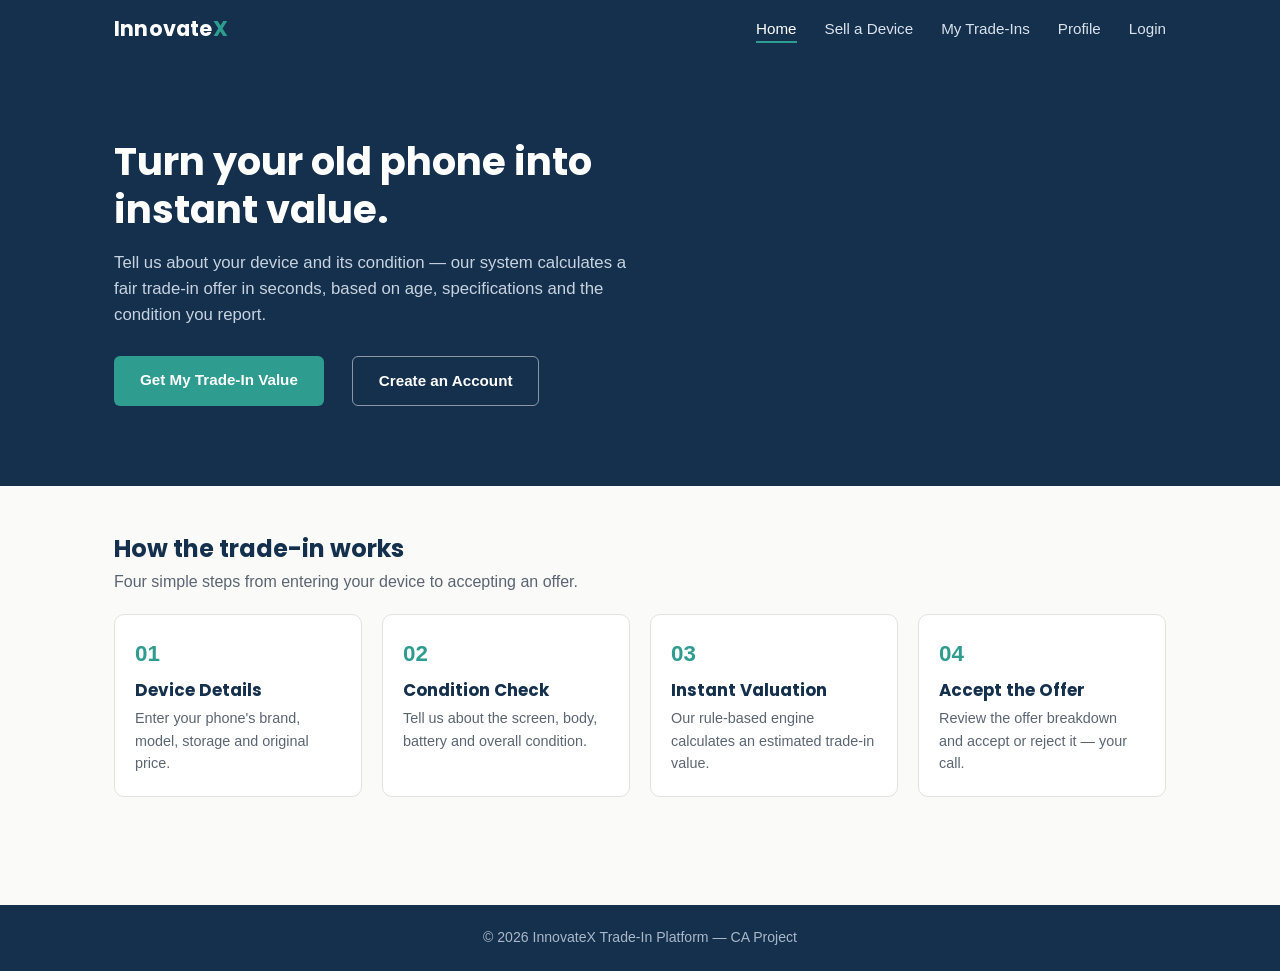
<file: index.html>
<!DOCTYPE html>
<html lang="en">
<head>
  <meta charset="UTF-8" />
  <meta name="viewport" content="width=device-width, initial-scale=1.0" />
  <title>InnovateX Trade-In</title>
  <link rel="stylesheet" href="css/style.css" />
   <link rel="icon" href="assets/ChatGPT Image Oct 1, 2026, 02_36_24 PM.png">
</head>
<body>

  <nav class="navbar">
    <div class="container">
      <a href="index.html" class="brand">Innovate<span>X</span></a>
      <ul class="nav-links">
        <li><a href="index.html" class="active">Home</a></li>
        <li><a href="device.html">Sell a Device</a></li>
        <li><a href="history.html">My Trade-Ins</a></li>
        <li><a href="profile.html">Profile</a></li>
        <li><a href="login.html">Login</a></li>
      </ul>
    </div>
  </nav>

  <header class="hero">
    <div class="container">
      <h1>Turn your old phone into instant value.</h1>
      <p>Tell us about your device and its condition — our system calculates
        a fair trade-in offer in seconds, based on age, specifications and
        the condition you report.</p>
      <div class="hero-actions">
        <a href="device.html" class="btn btn-primary">Get My Trade-In Value</a>
        <br><br>
        <a href="register.html" class="btn btn-outline-light">Create an Account</a>
      </div>
    </div>
  </header>

  <section class="page-section">
    <div class="container">
      <h2>How the trade-in works</h2>
      <p style="color: var(--text-muted); margin-top: 6px;">
        Four simple steps from entering your device to accepting an offer.
      </p>

      <div class="steps">
        <div class="step">
          <div class="step-num">01</div>
          <h3>Device Details</h3>
          <p>Enter your phone's brand, model, storage and original price.</p>
        </div>
        <div class="step">
          <div class="step-num">02</div>
          <h3>Condition Check</h3>
          <p>Tell us about the screen, body, battery and overall condition.</p>
        </div>
        <div class="step">
          <div class="step-num">03</div>
          <h3>Instant Valuation</h3>
          <p>Our rule-based engine calculates an estimated trade-in value.</p>
        </div>
        <div class="step">
          <div class="step-num">04</div>
          <h3>Accept the Offer</h3>
          <p>Review the offer breakdown and accept or reject it — your call.</p>
        </div>
      </div>
    </div>
  </section>

  <footer>
    <div class="container">
      &copy; 2026 InnovateX Trade-In Platform — CA Project
    </div>
  </footer>

</body>
</html>
</file>
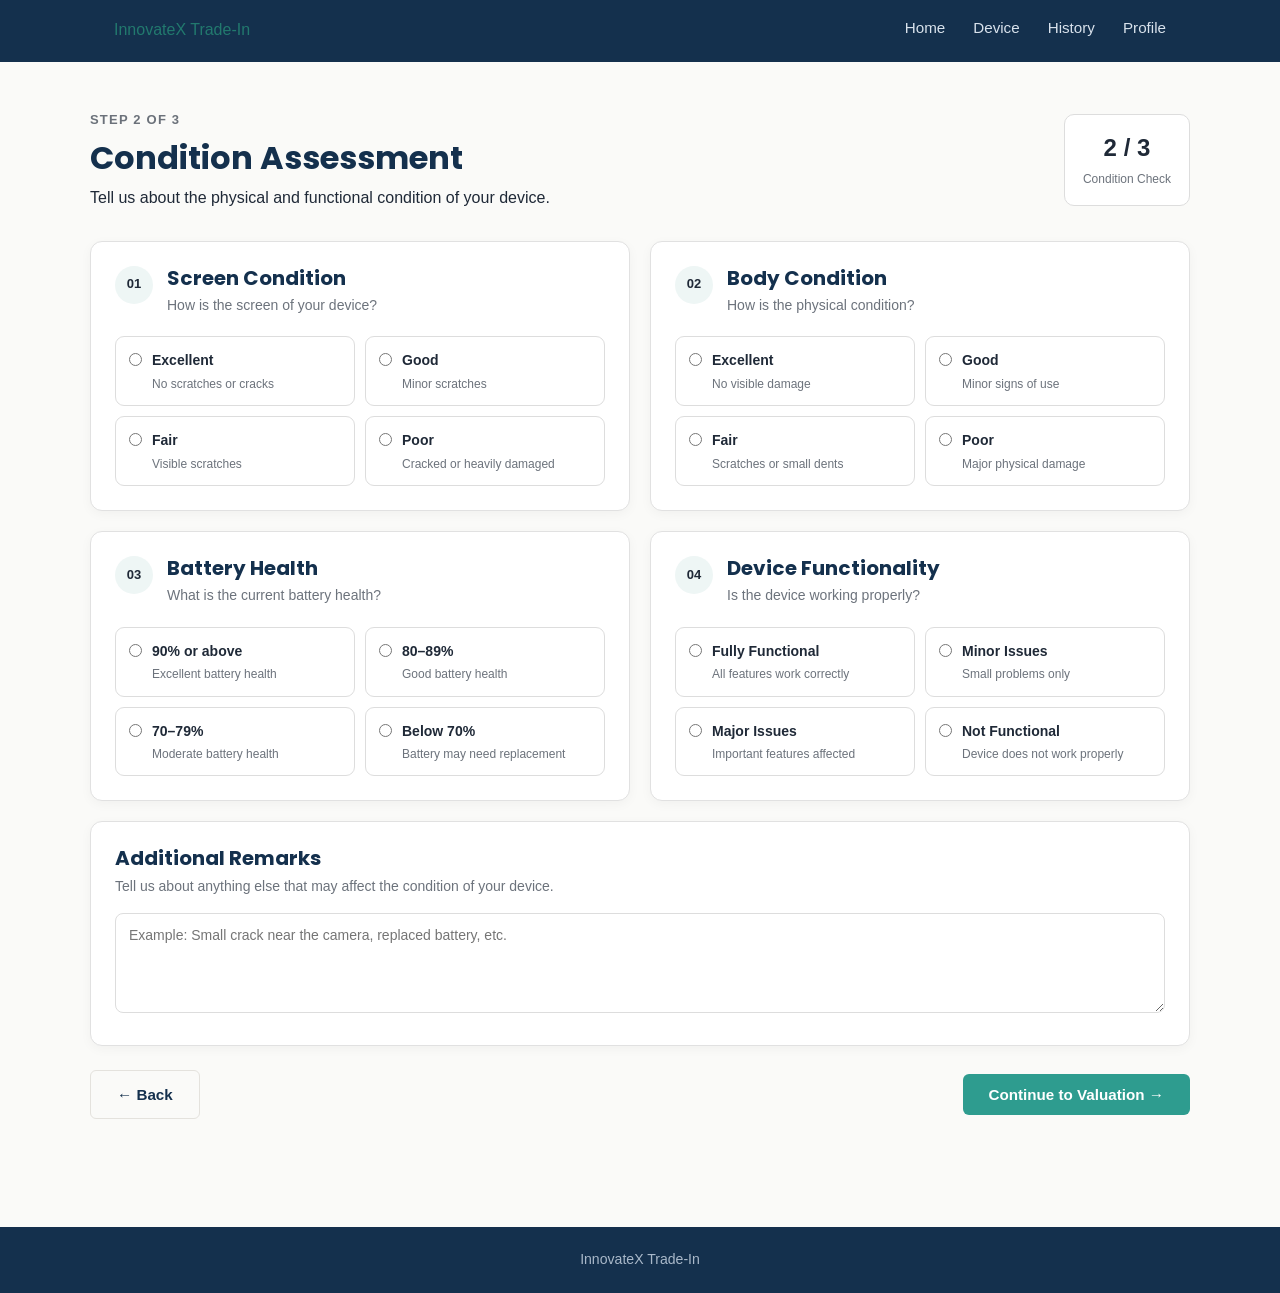
<file: condition.html>
<!DOCTYPE html>
<html lang="en">
<head>
    <meta charset="UTF-8">
    <meta name="viewport" content="width=device-width, initial-scale=1.0">

    <title>Condition Assessment | InnovateX Trade-In</title>

    
    <link rel="stylesheet" href="css/style.css">
    <link rel="icon" href="assets/ChatGPT Image Oct 1, 2026, 02_36_24 PM.png">
</head>

<body>

    <!-- =========================
         NAVIGATION BAR
         ========================= -->
    <nav class="navbar">
        <div class="container">
            <a href="index.html" class="logo">
                InnovateX Trade-In
            </a>

            <div class="nav-links">
                <a href="index.html">Home</a>
                <a href="device.html">Device</a>
                <a href="history.html">History</a>
                <a href="profile.html">Profile</a>
            </div>
        </div>
    </nav>


    <!-- =========================
         CONDITION ASSESSMENT
         ========================= -->
<main class="container page-section">

    <div class="condition-page">

        <!-- Page Header -->
        <div class="condition-header">
            <div>
                <p class="step-label">STEP 2 OF 3</p>

                <h1>Condition Assessment</h1>

                <p class="subtitle">
                    Tell us about the physical and functional condition of your device.
                </p>
            </div>

            <div class="progress-info">
                <span>2 / 3</span>
                <small>Condition Check</small>
            </div>
        </div>


        <form id="conditionForm">

            <!-- Assessment Grid -->
            <div class="assessment-grid">

                <!-- SCREEN -->
                <section class="assessment-card">

                    <div class="assessment-title">
                        <span class="assessment-number">01</span>

                        <div>
                            <h2>Screen Condition</h2>
                            <p>How is the screen of your device?</p>
                        </div>
                    </div>

                    <div class="condition-options">

                        <label class="condition-option">
                            <input
                                type="radio"
                                name="screen"
                                value="excellent"
                                required
                            >

                            <span class="option-content">
                                <strong>Excellent</strong>
                                <small>No scratches or cracks</small>
                            </span>
                        </label>

                        <label class="condition-option">
                            <input
                                type="radio"
                                name="screen"
                                value="good"
                            >

                            <span class="option-content">
                                <strong>Good</strong>
                                <small>Minor scratches</small>
                            </span>
                        </label>

                        <label class="condition-option">
                            <input
                                type="radio"
                                name="screen"
                                value="fair"
                            >

                            <span class="option-content">
                                <strong>Fair</strong>
                                <small>Visible scratches</small>
                            </span>
                        </label>

                        <label class="condition-option">
                            <input
                                type="radio"
                                name="screen"
                                value="poor"
                            >

                            <span class="option-content">
                                <strong>Poor</strong>
                                <small>Cracked or heavily damaged</small>
                            </span>
                        </label>

                    </div>
                </section>


                <!-- BODY -->
                <section class="assessment-card">

                    <div class="assessment-title">
                        <span class="assessment-number">02</span>

                        <div>
                            <h2>Body Condition</h2>
                            <p>How is the physical condition?</p>
                        </div>
                    </div>

                    <div class="condition-options">

                        <label class="condition-option">
                            <input
                                type="radio"
                                name="body"
                                value="excellent"
                                required
                            >

                            <span class="option-content">
                                <strong>Excellent</strong>
                                <small>No visible damage</small>
                            </span>
                        </label>

                        <label class="condition-option">
                            <input
                                type="radio"
                                name="body"
                                value="good"
                            >

                            <span class="option-content">
                                <strong>Good</strong>
                                <small>Minor signs of use</small>
                            </span>
                        </label>

                        <label class="condition-option">
                            <input
                                type="radio"
                                name="body"
                                value="fair"
                            >

                            <span class="option-content">
                                <strong>Fair</strong>
                                <small>Scratches or small dents</small>
                            </span>
                        </label>

                        <label class="condition-option">
                            <input
                                type="radio"
                                name="body"
                                value="poor"
                            >

                            <span class="option-content">
                                <strong>Poor</strong>
                                <small>Major physical damage</small>
                            </span>
                        </label>

                    </div>
                </section>


                <!-- BATTERY -->
                <section class="assessment-card">

                    <div class="assessment-title">
                        <span class="assessment-number">03</span>

                        <div>
                            <h2>Battery Health</h2>
                            <p>What is the current battery health?</p>
                        </div>
                    </div>

                    <div class="condition-options">

                        <label class="condition-option">
                            <input
                                type="radio"
                                name="battery"
                                value="90plus"
                                required
                            >

                            <span class="option-content">
                                <strong>90% or above</strong>
                                <small>Excellent battery health</small>
                            </span>
                        </label>

                        <label class="condition-option">
                            <input
                                type="radio"
                                name="battery"
                                value="80-89"
                            >

                            <span class="option-content">
                                <strong>80–89%</strong>
                                <small>Good battery health</small>
                            </span>
                        </label>

                        <label class="condition-option">
                            <input
                                type="radio"
                                name="battery"
                                value="70-79"
                            >

                            <span class="option-content">
                                <strong>70–79%</strong>
                                <small>Moderate battery health</small>
                            </span>
                        </label>

                        <label class="condition-option">
                            <input
                                type="radio"
                                name="battery"
                                value="below70"
                            >

                            <span class="option-content">
                                <strong>Below 70%</strong>
                                <small>Battery may need replacement</small>
                            </span>
                        </label>

                    </div>
                </section>


                <!-- FUNCTIONALITY -->
                <section class="assessment-card">

                    <div class="assessment-title">
                        <span class="assessment-number">04</span>

                        <div>
                            <h2>Device Functionality</h2>
                            <p>Is the device working properly?</p>
                        </div>
                    </div>

                    <div class="condition-options">

                        <label class="condition-option">
                            <input
                                type="radio"
                                name="functionality"
                                value="fully-functional"
                                required
                            >

                            <span class="option-content">
                                <strong>Fully Functional</strong>
                                <small>All features work correctly</small>
                            </span>
                        </label>

                        <label class="condition-option">
                            <input
                                type="radio"
                                name="functionality"
                                value="minor-issues"
                            >

                            <span class="option-content">
                                <strong>Minor Issues</strong>
                                <small>Small problems only</small>
                            </span>
                        </label>

                        <label class="condition-option">
                            <input
                                type="radio"
                                name="functionality"
                                value="major-issues"
                            >

                            <span class="option-content">
                                <strong>Major Issues</strong>
                                <small>Important features affected</small>
                            </span>
                        </label>

                        <label class="condition-option">
                            <input
                                type="radio"
                                name="functionality"
                                value="not-functional"
                            >

                            <span class="option-content">
                                <strong>Not Functional</strong>
                                <small>Device does not work properly</small>
                            </span>
                        </label>

                    </div>
                </section>

            </div>


            <!-- REMARKS -->
            <section class="remarks-card">

                <div>
                    <h2>Additional Remarks</h2>

                    <p>
                        Tell us about anything else that may affect the condition
                        of your device.
                    </p>
                </div>

                <textarea
                    id="remarks"
                    name="remarks"
                    rows="4"
                    placeholder="Example: Small crack near the camera, replaced battery, etc."
                ></textarea>

            </section>


            <!-- ACTIONS -->
            <div class="condition-actions">

                <a href="device.html" class="btn btn-secondary">
                    ← Back
                </a>

                <button type="submit" class="btn btn-primary">
                    Continue to Valuation →
                </button>

            </div>

        </form>

    </div>

</main>

    <!-- =========================
         FOOTER
         ========================= -->
    <footer>
        <div class="container">
            <p>
                InnovateX Trade-In
            </p>
        </div>
    </footer>


    <script src="js/valuation.js"></script>

</body>
</html>
</file>
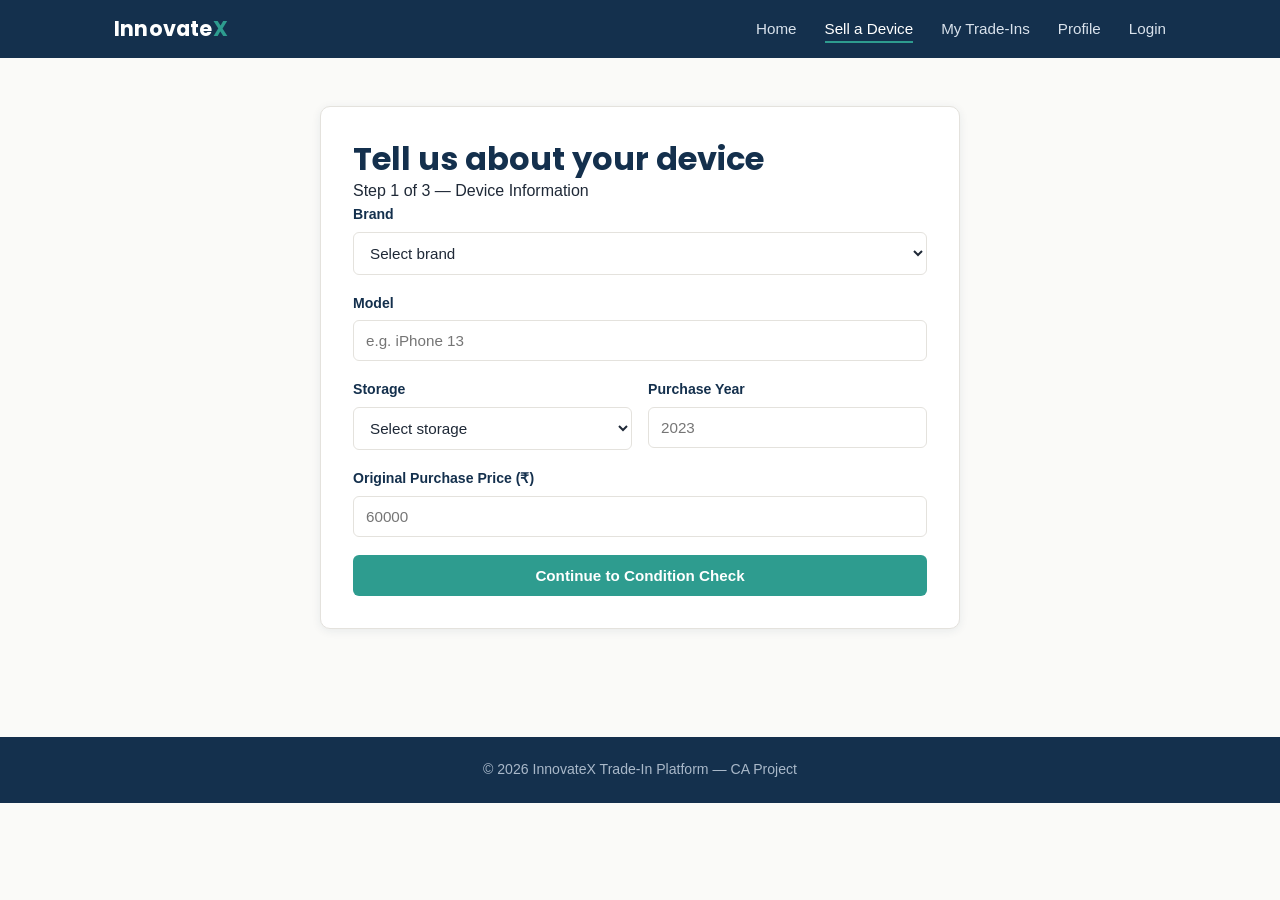
<file: device.html>
<!DOCTYPE html>
<html lang="en">
<head>
  <meta charset="UTF-8" />
  <meta name="viewport" content="width=device-width, initial-scale=1.0" />
  <title>Sell a Device — InnovateX Trade-In</title>
  <link rel="stylesheet" href="css/style.css" />
  <link rel="icon" href="assets/ChatGPT Image Oct 1, 2026, 02_36_24 PM.png">
</head>
<body>

  <nav class="navbar">
    <div class="container">
      <a href="index.html" class="brand">Innovate<span>X</span></a>
      <ul class="nav-links">
        <li><a href="index.html">Home</a></li>
        <li><a href="device.html" class="active">Sell a Device</a></li>
        <li><a href="history.html">My Trade-Ins</a></li>
        <li><a href="profile.html">Profile</a></li>
        <li><a href="login.html">Login</a></li>
      </ul>
    </div>
  </nav>

  <div class="container page-section">
    <div class="card" style="max-width: 640px; margin: 0 auto;">
      <h1>Tell us about your device</h1>
      <p class="subtitle">Step 1 of 3 — Device Information</p>

      <form action="condition.html" method="GET">

        <div class="field">
          <label for="brand">Brand</label>
          <select id="brand" name="brand" required>
            <option value="">Select brand</option>
            <option value="apple">Apple</option>
            <option value="samsung">Samsung</option>
            <option value="oneplus">OnePlus</option>
            <option value="xiaomi">Xiaomi</option>
            <option value="other">Other</option>
          </select>
        </div>

        <div class="field">
          <label for="model">Model</label>
          <input type="text" id="model" name="model" placeholder="e.g. iPhone 13" required />
        </div>

        <div class="field-row">
          <div class="field">
            <label for="storage">Storage</label>
            <select id="storage" name="storage" required>
              <option value="">Select storage</option>
              <option value="64gb">64 GB</option>
              <option value="128gb">128 GB</option>
              <option value="256gb">256 GB</option>
              <option value="512gb">512 GB</option>
            </select>
          </div>

          <div class="field">
            <label for="year">Purchase Year</label>
            <input type="number" id="year" name="year" min="2015" max="2026" placeholder="2023" required />
          </div>
        </div>

        <div class="field">
          <label for="price">Original Purchase Price (₹)</label>
          <input type="number" id="price" name="price" min="0" step="500" placeholder="60000" required />
        </div>

        <button type="submit" class="btn btn-primary btn-block">Continue to Condition Check</button>
      </form>
    </div>
  </div>

  <footer>
    <div class="container">
      &copy; 2026 InnovateX Trade-In Platform — CA Project
    </div>
  </footer>

</body>
</html>
</file>
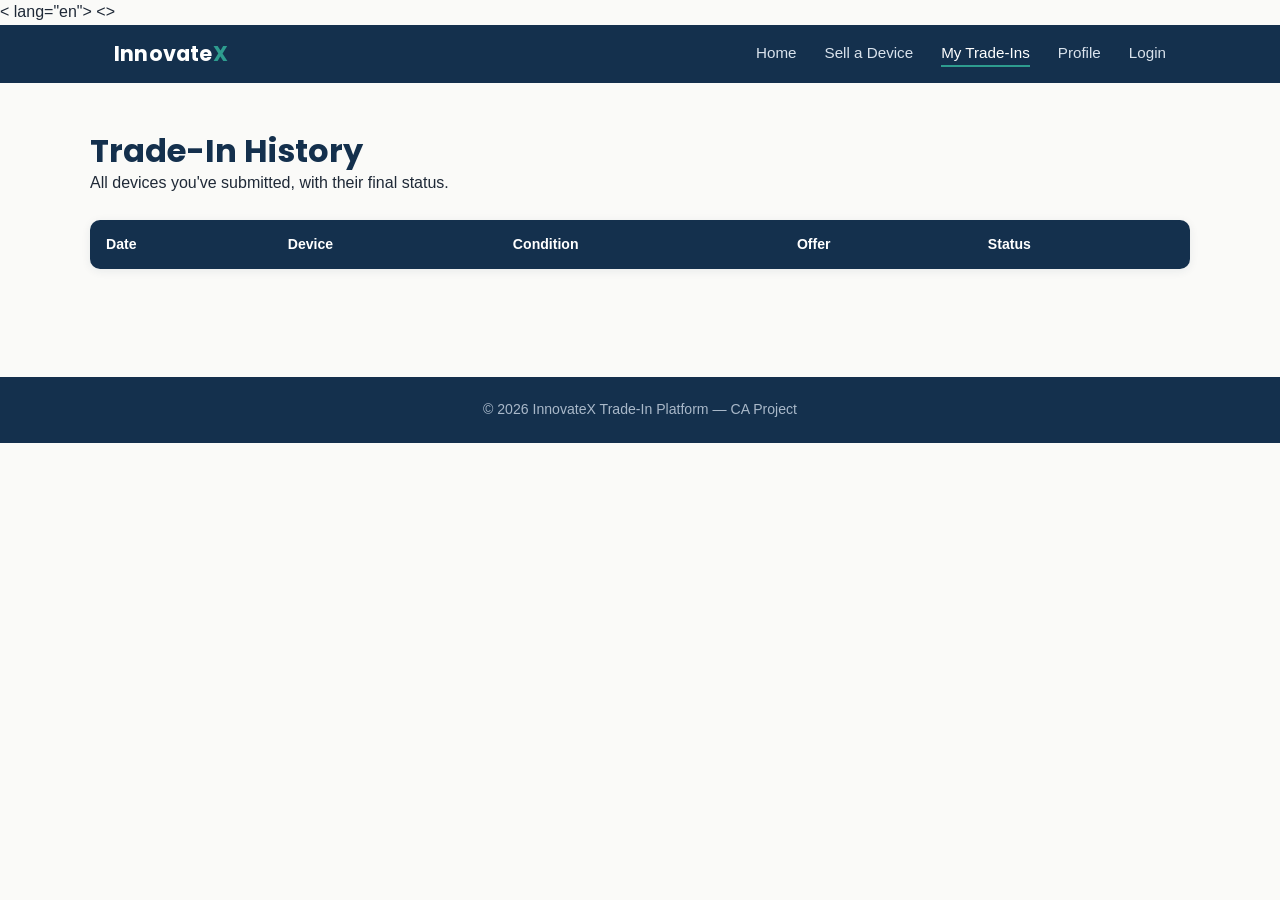
<file: history.html>
<!DOCTYPE html>
< lang="en">
<head>
  <meta charset="UTF-8" />
  <meta name="viewport" content="width=device-width, initial-scale=1.0" />
  <title>My Trade-Ins — InnovateX Trade-In</title>
  <link rel="stylesheet" href="css/style.css" />
   <link rel="icon" href="assets/ChatGPT Image Oct 1, 2026, 02_36_24 PM.png">
</head>
<>

  <nav class="navbar">
    <div class="container">
      <a href="index.html" class="brand">Innovate<span>X</span></a>
      <ul class="nav-links">
        <li><a href="index.html">Home</a></li>
        <li><a href="device.html">Sell a Device</a></li>
        <li><a href="history.html" class="active">My Trade-Ins</a></li>
        <li><a href="profile.html">Profile</a></li>
        <li><a href="login.html">Login</a></li>
      </ul>
    </div>
  </nav>

  <div class="container page-section">
    <h1>Trade-In History</h1>
    <p class="subtitle" style="margin-bottom: 24px;">All devices you've submitted, with their final status.</p>

    <table>
      <thead>
        <tr>
          <th>Date</th>
          <th>Device</th>
          <th>Condition</th>
          <th>Offer</th>
          <th>Status</th>
        </tr>
      </thead>
      <tbody id="historyBody">
        
      </tbody>
    </table>
  </div>

  <footer>
    <div class="container">
      &copy; 2026 InnovateX Trade-In Platform — CA Project
    </div>
  </footer>

<script>

    const history =
        JSON.parse(
            localStorage.getItem("tradeInHistory")
        ) || [];

    const historyBody =
        document.getElementById("historyBody");

    history
        .slice()
        .reverse()
        .forEach(function(record) {

            const row = document.createElement("tr");

            const dateCell = document.createElement("td");
            dateCell.textContent = record.date || "-";

            const deviceCell = document.createElement("td");
            deviceCell.textContent =
                `${record.brand || "-"} ${record.model || "-"}, ${record.storage || "-"}`;

            const conditionCell = document.createElement("td");
            conditionCell.textContent =
                record.condition || "Assessed";

            const offerCell = document.createElement("td");
            offerCell.textContent =
                "₹" +
                Number(record.finalValue || 0)
                    .toLocaleString("en-IN");

            const statusCell = document.createElement("td");

            const statusBadge = document.createElement("span");

            statusBadge.textContent =
                record.status || "Pending";

            if (record.status === "Accepted") {

                statusBadge.className =
                    "badge badge-accepted";

            } else if (record.status === "Rejected") {

                statusBadge.className =
                    "badge badge-rejected";

            } else {

                statusBadge.className =
                    "badge badge-pending";
            }

            statusCell.appendChild(statusBadge);

            row.appendChild(dateCell);
            row.appendChild(deviceCell);
            row.appendChild(conditionCell);
            row.appendChild(offerCell);
            row.appendChild(statusCell);

             row.innerHTML = `
            <td>${record.date || "-"}</td>
            <td>${record.brand || "-"} ${record.model || "-"}, ${record.storage || "-"}</td>
            <td>${record.condition || "Assessed"}</td>
            <td>₹${Number(record.finalValue || 0).toLocaleString("en-IN")}</td>
            <td>
                <span class="badge ${
                    record.status === "Accepted"
                        ? "badge-accepted"
                        : "badge-rejected"
                }">
                    ${record.status || "Pending"}
                </span>
            </td>
        `;

            historyBody.insertBefore(
                row,
                historyBody.firstChild
            );

        });

</script>

</body>
</html>
</file>
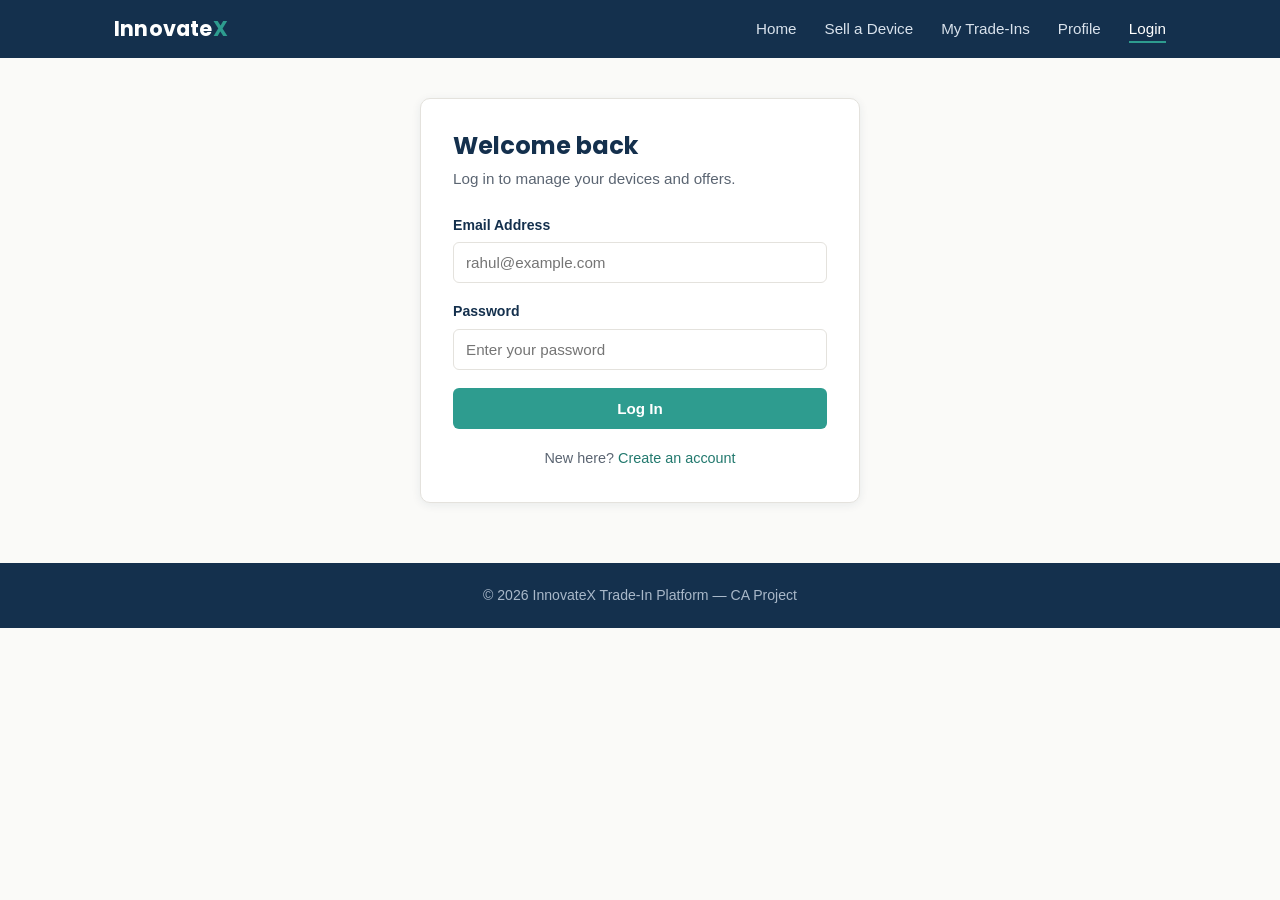
<file: login.html>
<!DOCTYPE html>
<html lang="en">
<head>
  <meta charset="UTF-8" />
  <meta name="viewport" content="width=device-width, initial-scale=1.0" />
  <title>Login — InnovateX Trade-In</title>
  <link rel="stylesheet" href="css/style.css" />
   <link rel="icon" href="assets/ChatGPT Image Oct 1, 2026, 02_36_24 PM.png">
</head>
<body>

  <nav class="navbar">
    <div class="container">
      <a href="index.html" class="brand">Innovate<span>X</span></a>
      <ul class="nav-links">
        <li><a href="index.html">Home</a></li>
        <li><a href="device.html">Sell a Device</a></li>
        <li><a href="history.html">My Trade-Ins</a></li>
        <li><a href="profile.html">Profile</a></li>
        <li><a href="login.html" class="active">Login</a></li>
      </ul>
    </div>
  </nav>

  <div class="container">
    <div class="card form-card">
      <h1>Welcome back</h1>
      <p class="subtitle">Log in to manage your devices and offers.</p>

      <form action="#" method="POST">
        <div class="field">
          <label for="email">Email Address</label>
          <input type="email" id="email" name="email" placeholder="rahul@example.com" required />
        </div>

        <div class="field">
          <label for="password">Password</label>
          <input type="password" id="password" name="password" placeholder="Enter your password" required />
        </div>

        <button type="submit" class="btn btn-primary btn-block">Log In</button>
      </form>

      <p class="form-footer-note">New here? <a href="register.html">Create an account</a></p>
    </div>
  </div>

  <footer>
    <div class="container">
      &copy; 2026 InnovateX Trade-In Platform — CA Project
    </div>
  </footer>

</body>
</html>
</file>
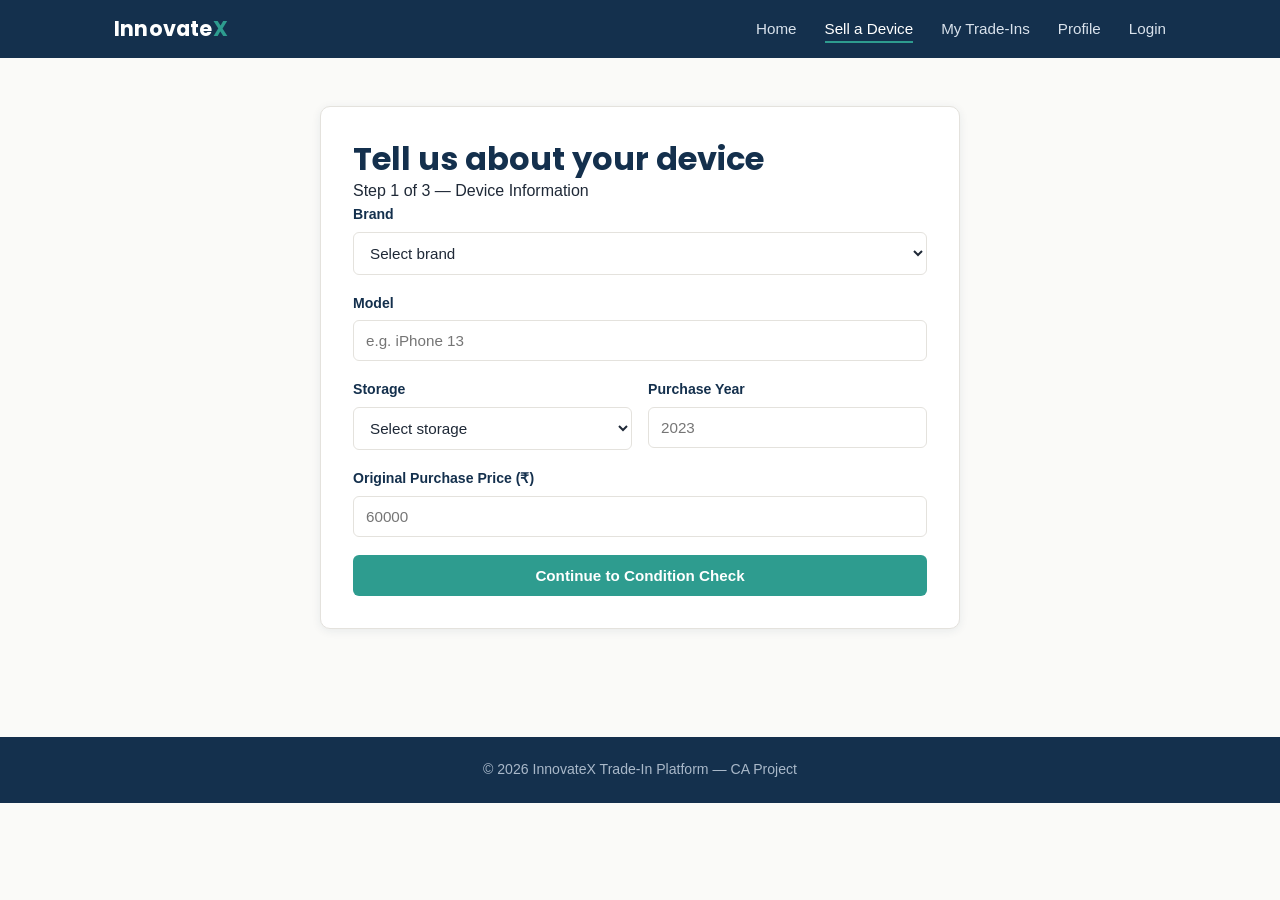
<file: offer.html>
<!DOCTYPE html>
<html lang="en">

<head>

    <meta charset="UTF-8">

    <meta
        name="viewport"
        content="width=device-width, initial-scale=1.0"
    >

    <title>Trade-In Offer | InnovateX Trade-In</title>

    <link rel="stylesheet" href="css/style.css">
     <link rel="icon" href="assets/ChatGPT Image Oct 1, 2026, 02_36_24 PM.png">

</head>


<body>

    <!-- NAVBAR -->

    <nav class="navbar">

        <div class="container">

            <a href="index.html" class="logo">
                InnovateX Trade-In
            </a>

            <div class="nav-links">

                <a href="index.html">Home</a>

                <a href="device.html">Device</a>

                <a href="history.html">History</a>

                <a href="profile.html">Profile</a>

            </div>

        </div>

    </nav>


    <!-- OFFER -->

    <main class="container page-section">

        <div class="offer-page">

            <div class="offer-header">

                <p class="step-label">
                    STEP 3 OF 3
                </p>

                <h1>
                    Your Trade-In Offer
                </h1>

                <p class="subtitle">
                    We've assessed your device and calculated an estimated
                    trade-in value.
                </p>

            </div>


            <!-- DEVICE INFORMATION -->

            <div class="offer-card">

                <h2>Device Details</h2>

                <div class="offer-details">

                    <div>
                        <span>Brand</span>
                        <strong id="offerBrand">-</strong>
                    </div>

                    <div>
                        <span>Model</span>
                        <strong id="offerModel">-</strong>
                    </div>

                    <div>
                        <span>Storage</span>
                        <strong id="offerStorage">-</strong>
                    </div>

                    <div>
                        <span>Device Age</span>
                        <strong id="offerAge">-</strong>
                    </div>

                </div>

            </div>


            <!-- VALUATION -->

            <div class="offer-card">

                <h2>Valuation Summary</h2>

                <div class="valuation-row">
                    <span>Original Purchase Price</span>
                    <strong id="originalPrice">₹0</strong>
                </div>

                <div class="valuation-row">
                    <span>Age Adjustment</span>
                    <strong id="ageDeduction">-₹0</strong>
                </div>

                <div class="valuation-row">
                    <span>Condition Adjustment</span>
                    <strong id="conditionDeduction">-₹0</strong>
                </div>

                <hr>

                <div class="final-value">

                    <span>Estimated Trade-In Value</span>

                    <strong id="finalValue">
                        ₹0
                    </strong>

                </div>

            </div>


            <!-- ACTIONS -->

            <div class="offer-actions">

                <button
                    type="button"
                    class="btn btn-secondary"
                    onclick="window.location.href='condition.html'"
                >
                    ← Review Condition
                </button>


                <div class="offer-decision-buttons">

                    <button
                        type="button"
                        class="btn btn-reject"
                        id="rejectOffer"
                    >
                        Reject Offer
                    </button>


                    <button
                        type="button"
                        class="btn btn-primary"
                        id="acceptOffer"
                    >
                        Accept Offer
                    </button>

                </div>

            </div>


            <!-- OFFER MESSAGE -->

            <p id="offerMessage"></p>

        </div>

    </main>


    <!-- FOOTER -->

    <footer>

        <div class="container">

            <p>
                InnovateX Trade-In
            </p>

        </div>

    </footer>



    <script>

    /*
       Retrieve valuation calculated by valuation.js
    */

    const savedData =
        sessionStorage.getItem("tradeInValuation");

    if (!savedData) {

        alert("No valuation information was found.");

        window.location.href = "device.html";

    }

    const valuation =
        JSON.parse(savedData);


    /*
       Display device information
    */

    document.getElementById("offerBrand").textContent =
        valuation.brand || "-";

    document.getElementById("offerModel").textContent =
        valuation.model || "-";

    document.getElementById("offerStorage").textContent =
        valuation.storage || "-";

    document.getElementById("offerAge").textContent =
        (valuation.deviceAge || 0) + " years";


    /*
       Display price information
    */

    const formatCurrency = (amount) => {

        return "₹" +
            Math.round(amount || 0)
                .toLocaleString("en-IN");

    };


    document.getElementById("originalPrice").textContent =
        formatCurrency(valuation.originalPrice);


    document.getElementById("ageDeduction").textContent =
        "-" + formatCurrency(valuation.ageDeduction);


    const conditionDeduction =
        (valuation.screenDeduction || 0) +
        (valuation.bodyDeduction || 0) +
        (valuation.batteryDeduction || 0) +
        (valuation.functionalityDeduction || 0);


    document.getElementById("conditionDeduction").textContent =
        "-" + formatCurrency(conditionDeduction);


    document.getElementById("finalValue").textContent =
        formatCurrency(valuation.finalValue);


    /*
       Determine overall condition
    */

    function getOverallCondition() {

        const scores = {

            excellent: 4,
            good: 3,
            fair: 2,
            poor: 1,

            "90plus": 4,
            "80-89": 3,
            "70-79": 2,
            below70: 1,

            "fully-functional": 4,
            "minor-issues": 3,
            "major-issues": 2,
            "not-functional": 1

        };


        const conditions = [

            valuation.screen,
            valuation.body,
            valuation.battery,
            valuation.functionality

        ];


        const validScores = conditions

            .map(function(condition) {
                return scores[condition];
            })

            .filter(function(score) {
                return score !== undefined;
            });


        if (validScores.length === 0) {
            return "Assessed";
        }


        const lowestScore =
            Math.min(...validScores);


        if (lowestScore === 4) {
            return "Excellent";
        }

        if (lowestScore === 3) {
            return "Good";
        }

        if (lowestScore === 2) {
            return "Fair";
        }

        return "Poor";

    }


    /*
       Save trade-in to History
    */

    function saveToHistory(status) {

        const history =
            JSON.parse(
                localStorage.getItem("tradeInHistory")
            ) || [];


        const record = {

            brand:
                valuation.brand || "-",

            model:
                valuation.model || "-",

            storage:
                valuation.storage || "-",

            condition:
                getOverallCondition(),

            originalPrice:
                valuation.originalPrice || 0,

            finalValue:
                valuation.finalValue || 0,

            status:
                status,

            date:
                new Date().toLocaleDateString("en-IN")

        };


        history.push(record);


        localStorage.setItem(
            "tradeInHistory",
            JSON.stringify(history)
        );

    }


    /*
       Accept Offer
    */

    document
        .getElementById("acceptOffer")
        .addEventListener("click", function() {

            saveToHistory("Accepted");

            const message =
                document.getElementById("offerMessage");

            message.textContent =
                "✓ Offer accepted successfully.";

            message.style.marginTop = "20px";
            message.style.fontWeight = "600";
            message.style.color = "#16805c";

        });


    /*
       Reject Offer
    */

    document
        .getElementById("rejectOffer")
        .addEventListener("click", function() {

            saveToHistory("Rejected");

            const message =
                document.getElementById("offerMessage");

            message.textContent =
                "Offer rejected.";

            message.style.marginTop = "20px";
            message.style.fontWeight = "600";
            message.style.color = "#d9534f";

        });

</script>


    
</body>

</html>
</file>
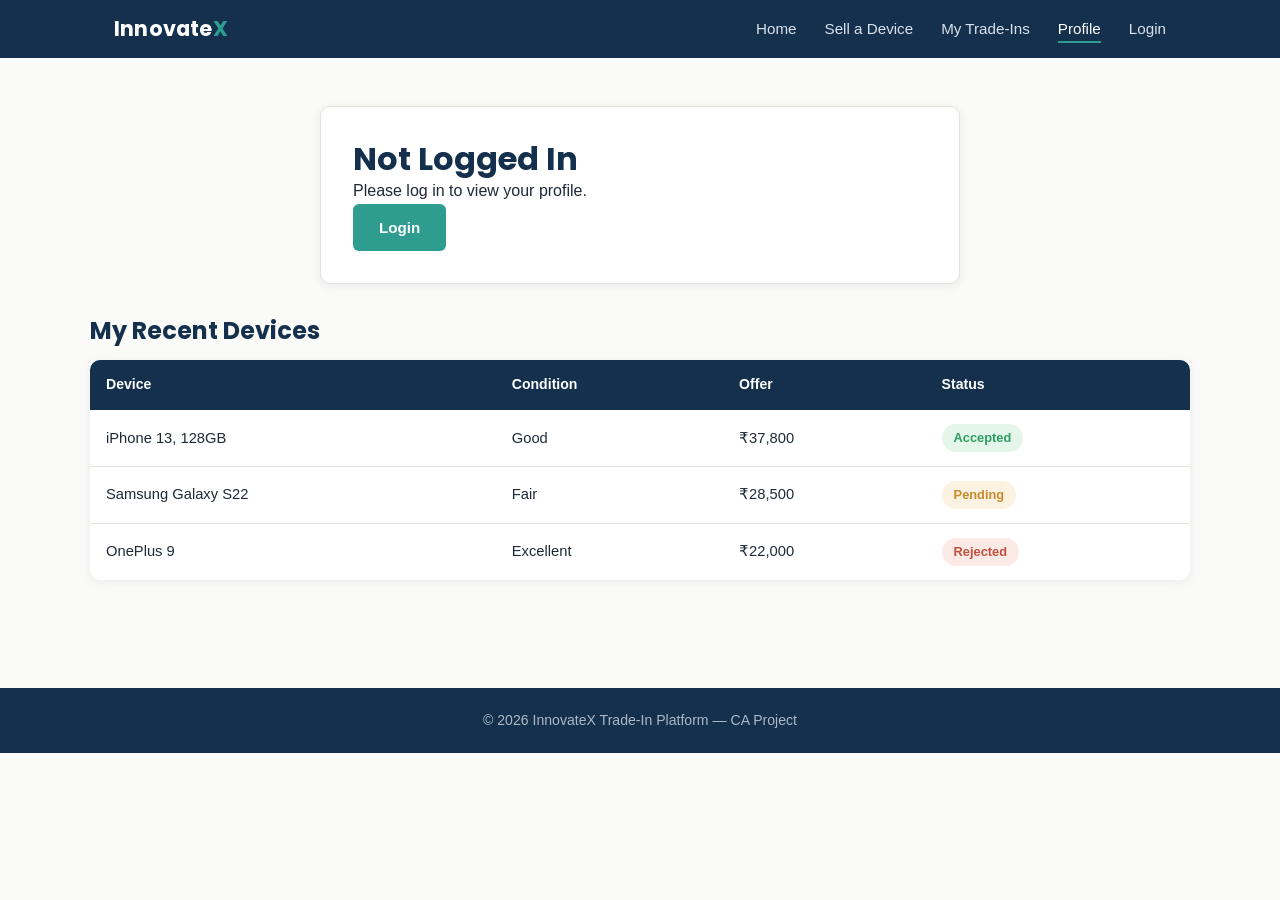
<file: profile.html>
<!DOCTYPE html>
<html lang="en">
<head>
  <meta charset="UTF-8" />
  <meta name="viewport" content="width=device-width, initial-scale=1.0" />
  <title>My Profile — InnovateX Trade-In</title>
  <link rel="stylesheet" href="css/style.css" />
   <link rel="icon" href="assets/ChatGPT Image Oct 1, 2026, 02_36_24 PM.png">
</head>
<body>

  <nav class="navbar">
    <div class="container">
      <a href="index.html" class="brand">Innovate<span>X</span></a>
      <ul class="nav-links">
        <li><a href="index.html">Home</a></li>
        <li><a href="device.html">Sell a Device</a></li>
        <li><a href="history.html">My Trade-Ins</a></li>
        <li><a href="profile.html" class="active">Profile</a></li>
        <li><a href="login.html">Login</a></li>
      </ul>
    </div>
  </nav>

  <div class="container page-section">

    <div class="card" style="max-width: 640px; margin: 0 auto 32px;">
  <h1 id="profileName">Not Logged In</h1>

  <p class="subtitle" id="profileDetails">
    Please log in to view your profile.
  </p>

  <a href="login.html" class="btn btn-primary">
    Login
  </a>
</div>

    <h2 style="margin-bottom: 14px;">My Recent Devices</h2>
    <table>
      <thead>
        <tr>
          <th>Device</th>
          <th>Condition</th>
          <th>Offer</th>
          <th>Status</th>
        </tr>
      </thead>
      <tbody>
        <tr>
          <td>iPhone 13, 128GB</td>
          <td>Good</td>
          <td>₹37,800</td>
          <td><span class="badge badge-accepted">Accepted</span></td>
        </tr>
        <tr>
          <td>Samsung Galaxy S22</td>
          <td>Fair</td>
          <td>₹28,500</td>
          <td><span class="badge badge-pending">Pending</span></td>
        </tr>
        <tr>
          <td>OnePlus 9</td>
          <td>Excellent</td>
          <td>₹22,000</td>
          <td><span class="badge badge-rejected">Rejected</span></td>
        </tr>
      </tbody>
    </table>
  </div>

  <footer>
    <div class="container">
      &copy; 2026 InnovateX Trade-In Platform — CA Project
    </div>
  </footer>

</body>
</html>
</file>
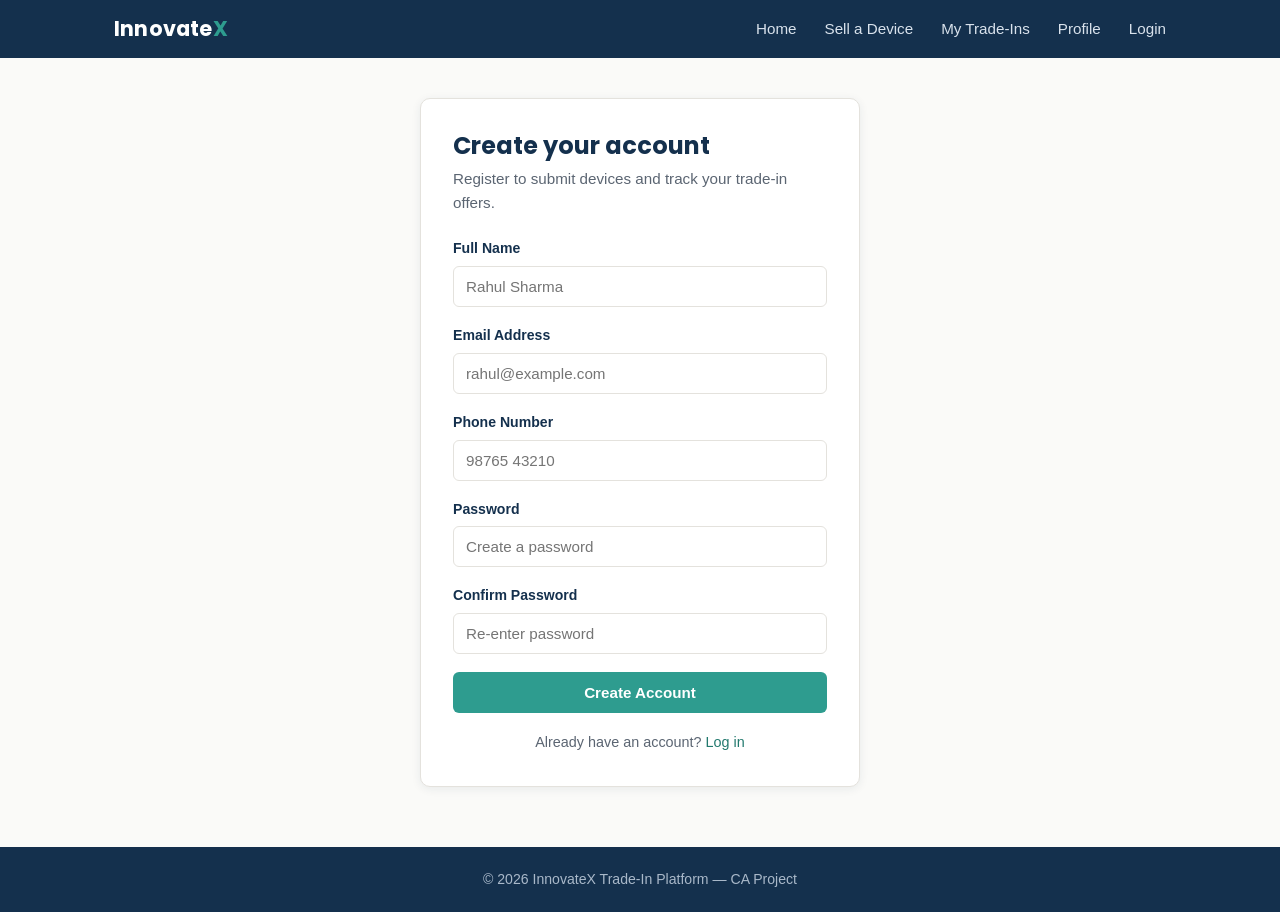
<file: register.html>
<!DOCTYPE html>
<html lang="en">
<head>
  <meta charset="UTF-8" />
  <meta name="viewport" content="width=device-width, initial-scale=1.0" />
  <title>Register — InnovateX Trade-In</title>
  <link rel="stylesheet" href="css/style.css" />
   <link rel="icon" href="assets/ChatGPT Image Oct 1, 2026, 02_36_24 PM.png">
</head>
<body>

  <nav class="navbar">
    <div class="container">
      <a href="index.html" class="brand">Innovate<span>X</span></a>
      <ul class="nav-links">
        <li><a href="index.html">Home</a></li>
        <li><a href="device.html">Sell a Device</a></li>
        <li><a href="history.html">My Trade-Ins</a></li>
        <li><a href="profile.html">Profile</a></li>
        <li><a href="login.html">Login</a></li>
      </ul>
    </div>
  </nav>

  <div class="container">
    <div class="card form-card">
      <h1>Create your account</h1>
      <p class="subtitle">Register to submit devices and track your trade-in offers.</p>

      <form action="#" method="POST">
        <div class="field">
          <label for="fullname">Full Name</label>
          <input type="text" id="fullname" name="fullname" placeholder="Rahul Sharma" required />
        </div>

        <div class="field">
          <label for="email">Email Address</label>
          <input type="email" id="email" name="email" placeholder="rahul@example.com" required />
        </div>

        <div class="field">
          <label for="phone">Phone Number</label>
          <input type="tel" id="phone" name="phone" placeholder="98765 43210" required />
        </div>

        <div class="field">
          <label for="password">Password</label>
          <input type="password" id="password" name="password" placeholder="Create a password" minlength="6" required />
        </div>

        <div class="field">
          <label for="confirm-password">Confirm Password</label>
          <input type="password" id="confirm-password" name="confirm_password" placeholder="Re-enter password" minlength="6" required />
        </div>

        <button type="submit" class="btn btn-primary btn-block">Create Account</button>
      </form>

      <p class="form-footer-note">Already have an account? <a href="login.html">Log in</a></p>
    </div>
  </div>

  <footer>
    <div class="container">
      &copy; 2026 InnovateX Trade-In Platform — CA Project
    </div>
  </footer>

</body>
</html>
</file>
<file: css/style.css>
@import url('https://fonts.googleapis.com/css2?family=Poppins:wght@500;600;700&display=swap');

:root {
  --navy: #14304D;
  --navy-light: #1F4670;
  --teal: #2E9C8F;
  --teal-dark: #22796E;
  --bg: #FAFAF8;
  --surface: #FFFFFF;
  --text: #1F2937;
  --text-muted: #5B6572;
  --border: #E4E2DD;
  --success: #2E9C63;
  --danger: #C0503C;
  --warning: #C98A2C;

  --radius: 10px;
  --shadow: 0 2px 10px rgba(20, 48, 77, 0.08);
}

* { box-sizing: border-box; margin: 0; padding: 0; }

body {
  font-family: -apple-system, "Segoe UI", Roboto, Helvetica, Arial, sans-serif;
  background: var(--bg);
  color: var(--text);
  line-height: 1.55;
}

h1, h2, h3, .brand {
  font-family: "Poppins", -apple-system, sans-serif;
  color: var(--navy);
  line-height: 1.25;
}

a { color: var(--teal-dark); text-decoration: none; }
a:hover { text-decoration: underline; }

img { max-width: 100%; display: block; }

.container {
  width: 100%;
  max-width: 1100px;
  margin: 0 auto;
  padding: 0 24px;
}

.page-section { padding: 48px 0; }

.navbar {
  background: var(--navy);
  padding: 16px 0;
}

.navbar .container {
  display: flex;
  align-items: center;
  justify-content: space-between;
  flex-wrap: wrap;
  gap: 12px;
}

.brand {
  color: #fff;
  font-size: 1.3rem;
  font-weight: 700;
  letter-spacing: 0.2px;
}

.brand span { color: var(--teal); }

.nav-links {
  list-style: none;
  display: flex;
  gap: 28px;
  flex-wrap: wrap;
}

.nav-links a {
  color: #D9E2EC;
  font-weight: 500;
  font-size: 0.95rem;
  padding-bottom: 4px;
  border-bottom: 2px solid transparent;
}

.nav-links a:hover,
.nav-links a.active {
  color: #fff;
  border-bottom-color: var(--teal);
  text-decoration: none;
}

.btn {
  display: inline-block;
  padding: 12px 26px;
  border-radius: 6px;
  font-weight: 600;
  font-size: 0.95rem;
  border: none;
  cursor: pointer;
  text-align: center;
}

.btn-primary {
  background: var(--teal);
  color: #fff;
}
.btn-primary:hover {
  background: var(--teal-dark);
  text-decoration: none;
}

.btn-secondary {
  background: transparent;
  color: var(--navy);
  border: 1.5px solid var(--border);
}
.btn-secondary:hover {
  border-color: var(--navy);
  text-decoration: none;
}

.btn-outline-light {
  background: transparent;
  color: #fff;
  border: 1.5px solid rgba(255,255,255,0.5);
}
.btn-outline-light:hover {
  border-color: #fff;
  text-decoration: none;
}

.btn-block { width: 100%; }

.card {
  background: var(--surface);
  border: 1px solid var(--border);
  border-radius: var(--radius);
  box-shadow: var(--shadow);
  padding: 32px;
}

.form-card {
  max-width: 440px;
  margin: 40px auto;
}

.form-card h1 { font-size: 1.5rem; margin-bottom: 6px; }
.form-card .subtitle { color: var(--text-muted); margin-bottom: 24px; font-size: 0.95rem; }

.field { margin-bottom: 18px; }

.field label {
  display: block;
  font-weight: 600;
  font-size: 0.88rem;
  margin-bottom: 6px;
  color: var(--navy);
}

.field input,
.field select {
  width: 100%;
  padding: 11px 12px;
  border: 1.5px solid var(--border);
  border-radius: 6px;
  font-size: 0.95rem;
  font-family: inherit;
  background: #fff;
  color: var(--text);
}

.field input:focus,
.field select:focus {
  outline: none;
  border-color: var(--teal);
}

.field-row {
  display: flex;
  gap: 16px;
}
.field-row .field { flex: 1; }

.form-footer-note {
  margin-top: 18px;
  font-size: 0.9rem;
  color: var(--text-muted);
  text-align: center;
}

.hero {
  background: var(--navy);
  color: #fff;
  padding: 80px 0;
}

.hero h1 {
  color: #fff;
  font-size: 2.4rem;
  max-width: 620px;
  margin-bottom: 16px;
}

.hero p {
  color: #C7D3E0;
  max-width: 520px;
  margin-bottom: 28px;
  font-size: 1.05rem;
}

.hero-actions { display: flex; gap: 14px; flex-wrap: wrap; }

.steps {
  display: grid;
  grid-template-columns: repeat(4, 1fr);
  gap: 20px;
  margin-top: 20px;
}

.step {
  background: var(--surface);
  border: 1px solid var(--border);
  border-radius: var(--radius);
  padding: 22px 20px;
}

.step .step-num {
  color: var(--teal);
  font-weight: 700;
  font-size: 1.4rem;
  margin-bottom: 8px;
}

.step h3 { font-size: 1.05rem; margin-bottom: 6px; }
.step p { color: var(--text-muted); font-size: 0.9rem; }

table {
  width: 100%;
  border-collapse: collapse;
  background: var(--surface);
  border-radius: var(--radius);
  overflow: hidden;
  box-shadow: var(--shadow);
}

thead { background: var(--navy); }
thead th {
  color: #fff;
  text-align: left;
  padding: 14px 16px;
  font-size: 0.88rem;
  font-weight: 600;
}

tbody td {
  padding: 14px 16px;
  border-bottom: 1px solid var(--border);
  font-size: 0.92rem;
}

tbody tr:last-child td { border-bottom: none; }

.badge {
  display: inline-block;
  padding: 4px 12px;
  border-radius: 20px;
  font-size: 0.8rem;
  font-weight: 600;
}
.badge-accepted { background: #E4F5EA; color: var(--success); }
.badge-rejected { background: #FBEAE6; color: var(--danger); }
.badge-pending  { background: #FBF2E1; color: var(--warning); }

footer {
  background: var(--navy);
  color: #A9B8C9;
  text-align: center;
  padding: 22px 0;
  margin-top: 60px;
  font-size: 0.88rem;
}

@media (max-width: 720px) {
  .steps { grid-template-columns: 1fr; }
  .field-row { flex-direction: column; gap: 0; }
  .hero h1 { font-size: 1.9rem; }
  .navbar .container { flex-direction: column; align-items: flex-start; }
}






/* =========================================
   CONDITION ASSESSMENT PAGE
   ========================================= */

.condition-page {
    width: 100%;
    max-width: 1100px;
    margin: 0 auto;
}


/* ---------- PAGE HEADER ---------- */

.condition-header {
    display: flex;
    justify-content: space-between;
    align-items: center;
    gap: 30px;
    margin-bottom: 30px;
}

.condition-header h1 {
    margin-bottom: 8px;
}

.step-label {
    margin: 0 0 8px;
    font-size: 13px;
    font-weight: 700;
    letter-spacing: 1.2px;
    opacity: 0.65;
}

.progress-info {
    min-width: 110px;
    padding: 14px 18px;
    border: 1px solid #ddd;
    border-radius: 10px;
    text-align: center;
    background: #fff;
}

.progress-info span {
    display: block;
    font-size: 24px;
    font-weight: 700;
}

.progress-info small {
    font-size: 12px;
    opacity: 0.65;
}


/* ---------- ASSESSMENT GRID ---------- */

.assessment-grid {
    display: grid;
    grid-template-columns: repeat(2, 1fr);
    gap: 20px;
}


/* ---------- ASSESSMENT CARD ---------- */

.assessment-card {
    padding: 24px;
    background: #fff;
    border: 1px solid #e1e1e1;
    border-radius: 12px;
    box-shadow: 0 3px 12px rgba(0, 0, 0, 0.04);
}

.assessment-title {
    display: flex;
    align-items: flex-start;
    gap: 14px;
    margin-bottom: 20px;
}

.assessment-number {
    display: flex;
    align-items: center;
    justify-content: center;

    min-width: 38px;
    height: 38px;

    border-radius: 50%;

    background: #eef6f5;
    font-size: 13px;
    font-weight: 700;
}

.assessment-title h2 {
    margin: 0 0 4px;
    font-size: 20px;
}

.assessment-title p {
    margin: 0;
    font-size: 14px;
    opacity: 0.65;
}


/* ---------- OPTIONS ---------- */

.condition-options {
    display: grid;
    grid-template-columns: repeat(2, 1fr);
    gap: 10px;
}

.condition-option {
    position: relative;

    display: flex;
    align-items: flex-start;
    gap: 10px;

    padding: 13px;

    border: 1px solid #ddd;
    border-radius: 9px;

    background: #fff;

    cursor: pointer;

    transition:
        border-color 0.2s ease,
        background 0.2s ease,
        transform 0.2s ease;
}

.condition-option:hover {
    border-color: #2aa198;
    background: #f7fbfa;
    transform: translateY(-1px);
}

.condition-option:has(input:checked) {
    border-color: #2aa198;
    background: #eef8f6;
}

.condition-option input {
    margin-top: 3px;
    accent-color: #2aa198;
}

.option-content {
    display: flex;
    flex-direction: column;
    gap: 4px;
}

.option-content strong {
    font-size: 14px;
}

.option-content small {
    font-size: 12px;
    line-height: 1.35;
    opacity: 0.65;
}


/* ---------- REMARKS ---------- */

.remarks-card {
    margin-top: 20px;
    padding: 24px;

    background: #fff;
    border: 1px solid #e1e1e1;
    border-radius: 12px;

    box-shadow: 0 3px 12px rgba(0, 0, 0, 0.04);
}

.remarks-card h2 {
    margin: 0 0 5px;
    font-size: 20px;
}

.remarks-card p {
    margin: 0 0 15px;
    font-size: 14px;
    opacity: 0.65;
}

.remarks-card textarea {
    width: 100%;
    min-height: 100px;
    padding: 13px;

    border: 1px solid #ddd;
    border-radius: 8px;

    font-family: inherit;
    font-size: 14px;

    resize: vertical;
    box-sizing: border-box;
}

.remarks-card textarea:focus {
    outline: none;
    border-color: #2aa198;
}


/* ---------- BUTTONS ---------- */

.condition-actions {
    display: flex;
    justify-content: space-between;
    align-items: center;

    margin-top: 24px;
}


/* =========================================
   TABLET
   ========================================= */

@media (max-width: 850px) {

    .condition-page {
        max-width: 720px;
    }

    .assessment-grid {
        grid-template-columns: 1fr;
    }
}


/* =========================================
   MOBILE
   ========================================= */

@media (max-width: 600px) {

    .condition-header {
        align-items: flex-start;
    }

    .progress-info {
        display: none;
    }

    .assessment-card {
        padding: 18px;
    }

    .condition-options {
        grid-template-columns: 1fr;
    }

    .condition-actions {
        flex-direction: column-reverse;
        gap: 12px;
    }

    .condition-actions .btn {
        width: 100%;
        text-align: center;
        box-sizing: border-box;
    }
}








/* =========================================
   OFFER PAGE
   ========================================= */

.offer-page {
    max-width: 900px;
    margin: 0 auto;
}

.offer-header {
    margin-bottom: 25px;
}

.offer-card {
    background: #fff;
    border: 1px solid #e1e1e1;
    border-radius: 12px;
    padding: 25px;
    margin-bottom: 20px;
    box-shadow: 0 3px 12px rgba(0, 0, 0, 0.04);
}

.offer-card h2 {
    margin-top: 0;
    margin-bottom: 20px;
}

.offer-details {
    display: grid;
    grid-template-columns: repeat(4, 1fr);
    gap: 20px;
}

.offer-details span {
    display: block;
    font-size: 13px;
    opacity: 0.6;
    margin-bottom: 5px;
}

.offer-details strong {
    font-size: 15px;
}

.valuation-row {
    display: flex;
    justify-content: space-between;
    padding: 12px 0;
}

.valuation-row strong {
    font-weight: 600;
}

.offer-card hr {
    border: 0;
    border-top: 1px solid #e5e5e5;
    margin: 10px 0;
}

.final-value {
    display: flex;
    justify-content: space-between;
    align-items: center;
    padding-top: 15px;
}

.final-value span {
    font-size: 18px;
    font-weight: 600;
}

.final-value strong {
    font-size: 28px;
}

.offer-actions {
    display: flex;
    justify-content: space-between;
    gap: 15px;
}

@media (max-width: 700px) {

    .offer-details {
        grid-template-columns: repeat(2, 1fr);
    }

    .offer-actions {
        flex-direction: column;
    }
}
.offer-decision-buttons {
    display: flex;
    gap: 12px;
}

.btn-reject {
    background: #ffffff;
    color: #d9534f;
    border: 1px solid #d9534f;
}

.btn-reject:hover {
    background: #d9534f;
    color: #ffffff;
}

@media (max-width: 600px) {

    .offer-decision-buttons {
        flex-direction: column;
        width: 100%;
    }

}
</file>
